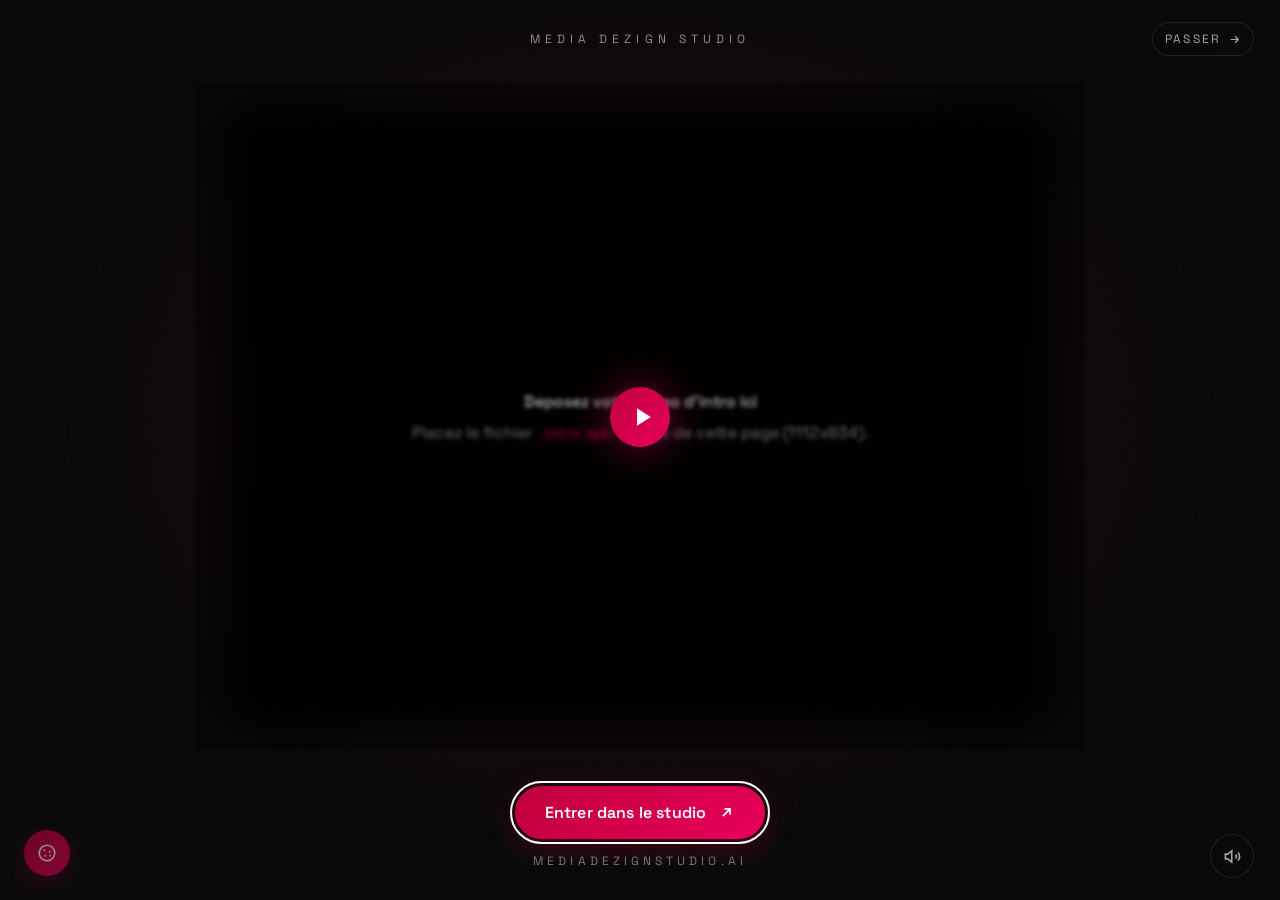
<file: intro.html>
<!DOCTYPE html>
<html lang="fr">
<head>
<meta charset="UTF-8" />
<meta name="viewport" content="width=device-width, initial-scale=1.0" />
<title>Media Dezign Studio — Intro</title>
<meta name="description" content="Studio créatif IA — images, vidéos, design & web." />
<link rel="icon" type="image/jpeg" href="[data-uri]" />
<link rel="preconnect" href="https://fonts.googleapis.com" />
<link rel="preconnect" href="https://fonts.gstatic.com" crossorigin />
<link href="https://fonts.googleapis.com/css2?family=Space+Grotesk:wght@400;500;600;700&display=swap" rel="stylesheet" />

<!-- ============ RGPD — Gestion des cookies (tarteaucitron.js) ============ -->
<script src="js/tarteaucitron/tarteaucitron.js"></script>
<script>
tarteaucitron.init({
    "privacyUrl": "politique-confidentialite.html",
    "hashtag": "#cookies",
    "cookieName": "mds_cookies",
    "orientation": "bottom",
    "showAlertSmall": false,
    "cookieslist": true,
    "showIcon": true,
    "iconPosition": "BottomLeft",
    "DenyAllCta": true,
    "AcceptAllCta": true,
    "highPrivacy": true,
    "handleBrowserDNTRequest": false,
    "removeCredit": true,
    "useExternalCss": false,
    "readmoreLink": "politique-confidentialite.html",
    "mandatory": true,
    "iconSrc": "data:image/svg+xml,<svg xmlns='http://www.w3.org/2000/svg' viewBox='0 0 24 24' fill='none' stroke='%23ffffff' stroke-width='1.8' stroke-linecap='round' stroke-linejoin='round'><circle cx='12' cy='12' r='8.5'/><circle cx='9' cy='9' r='1' fill='%23ffffff' stroke='none'/><circle cx='15' cy='10.5' r='1' fill='%23ffffff' stroke='none'/><circle cx='10' cy='15' r='1' fill='%23ffffff' stroke='none'/><circle cx='15.5' cy='15' r='1' fill='%23ffffff' stroke='none'/></svg>"
});
/* Aucun service tiers actif pour le moment (aucun traceur détecté sur le site).
   Pour activer Google Analytics 4 plus tard, décommenter et renseigner l'ID :
   tarteaucitron.user.gtagUa = 'G-XXXXXXXXXX';
   (tarteaucitron.job = tarteaucitron.job || []).push('gtag');
*/
</script>
<link rel="stylesheet" href="css/tarteaucitron-override.css">
<!-- ============ /RGPD ============ -->
<style>
  :root{
    --bg:#050505;
    --white:#FFFFFF;
    --grey:#A7A7A7;
    --crimson:#C0003C;
    --magenta:#E8005A;
    --grad:linear-gradient(135deg,#C0003C 0%,#E8005A 100%);
    --font:"Space Grotesk",system-ui,-apple-system,"Segoe UI",Roboto,Helvetica,Arial,sans-serif;
    --vw:1112;
    --vh:834;
  }

  *{box-sizing:border-box;margin:0;padding:0}
  html,body{height:100%;background:#000}

  body{
    background:var(--bg);
    color:var(--white);
    font-family:var(--font);
    min-height:100svh;
    display:flex;
    align-items:center;
    justify-content:center;
    overflow:hidden;
    position:relative;
    -webkit-font-smoothing:antialiased;
    text-rendering:optimizeLegibility;
  }

  /* halo crimson ambiant derriere la video */
  .ambient{
    position:fixed;
    left:50%; top:46%;
    width:min(1300px,120vw);
    height:min(1000px,110vh);
    transform:translate(-50%,-50%);
    background:radial-gradient(ellipse at center,
        rgba(232,0,90,.18) 0%, rgba(192,0,60,.09) 32%, rgba(192,0,60,0) 62%);
    filter:blur(20px);
    pointer-events:none; z-index:0; opacity:0;
    animation:halo-in 1.4s ease .15s forwards;
  }
  @keyframes halo-in{to{opacity:1}}

  /* grain fin */
  .grain{
    position:fixed; inset:0; z-index:1; pointer-events:none;
    opacity:.05; mix-blend-mode:screen;
    background-image:url("data:image/svg+xml,%3Csvg xmlns='http://www.w3.org/2000/svg' width='120' height='120'%3E%3Cfilter id='n'%3E%3CfeTurbulence type='fractalNoise' baseFrequency='0.9' numOctaves='2'/%3E%3C/filter%3E%3Crect width='100%25' height='100%25' filter='url(%23n)'/%3E%3C/svg%3E");
  }

  .stage{
    position:relative; z-index:2;
    display:flex; flex-direction:column; align-items:center;
    gap:clamp(22px,4vh,46px); padding:24px; width:100%;
  }

  .eyebrow{
    font-size:clamp(10px,1.1vw,12px);
    letter-spacing:.42em; text-transform:uppercase; color:var(--grey);
    opacity:0; animation:fade-down .9s ease .35s forwards;
  }
  @keyframes fade-down{from{opacity:0;transform:translateY(-6px)}to{opacity:.85;transform:none}}

  /* ---- VIDEO + fondu de bord ---- */
  .video-wrap{
    position:relative;
    width: min(890px, 92vw, 115vh);
    aspect-ratio:var(--vw) / var(--vh);
    opacity:0; transform:scale(.985);
    animation:video-in 1.1s cubic-bezier(.2,.7,.2,1) .45s forwards;
  }
  @keyframes video-in{to{opacity:1;transform:none}}

  .intro-video{
    width:100%; height:100%; display:block;
    object-fit:cover; background:#000;
    /* fondu doux des 4 bords : la video se diffuse dans le noir */
    -webkit-mask:
      linear-gradient(to right, transparent 0, #000 8%, #000 92%, transparent 100%),
      linear-gradient(to bottom, transparent 0, #000 8%, #000 92%, transparent 100%);
    -webkit-mask-composite:source-in;
            mask:
      linear-gradient(to right, transparent 0, #000 8%, #000 92%, transparent 100%),
      linear-gradient(to bottom, transparent 0, #000 8%, #000 92%, transparent 100%);
            mask-composite:intersect;
  }

  /* overlay "play" si autoplay bloque */
  .play-overlay{
    position:absolute; inset:0; z-index:3; display:none;
    align-items:center; justify-content:center; cursor:pointer;
    background:rgba(5,5,5,.35);
    -webkit-backdrop-filter:blur(2px); backdrop-filter:blur(2px);
  }
  .play-overlay.show{display:flex}
  .play-btn{
    width:60px;height:60px;border-radius:50%;
    background:var(--grad); display:flex;align-items:center;justify-content:center;
    box-shadow:0 0 40px rgba(232,0,90,.5); transition:transform .25s ease;
  }
  .play-overlay:hover .play-btn{transform:scale(1.07)}
  .play-btn svg{width:30px;height:30px;margin-left:4px;fill:#fff}

  /* message si video absente */
  .video-fallback{
    position:absolute; inset:0; z-index:2; display:none; flex-direction:column;
    align-items:center; justify-content:center; gap:10px;
    color:var(--grey); text-align:center; padding:24px;
  }
  .video-fallback.show{display:flex}
  .video-fallback strong{color:#fff;font-weight:600}
  .video-fallback code{
    color:var(--magenta);background:rgba(232,0,90,.08);
    padding:2px 8px;border-radius:6px;font-size:.9em;
  }

  /* ---- CTA (apparait a la fin de la video) ---- */
  .cta-zone{
    display:flex;flex-direction:column;align-items:center;gap:14px;
    opacity:0;transform:translateY(14px); pointer-events:none;
    transition:opacity .8s ease, transform .8s cubic-bezier(.2,.7,.2,1);
  }
  .cta-zone.reveal{opacity:1;transform:none;pointer-events:auto}

  .enter-btn{
    position:relative; display:inline-flex;align-items:center;gap:12px;
    padding:16px 30px; border:none;border-radius:999px;
    background:var(--grad); color:#fff;font-family:var(--font);
    font-size:clamp(14px,1.4vw,16px);font-weight:600;
    letter-spacing:.01em;cursor:pointer;text-decoration:none;
    box-shadow:0 8px 30px rgba(192,0,60,.35), 0 0 0 0 rgba(232,0,90,.5);
    transition:transform .22s ease, box-shadow .35s ease;
  }
  .enter-btn:hover{
    transform:translateY(-2px);
    box-shadow:0 12px 40px rgba(232,0,90,.5), 0 0 0 6px rgba(232,0,90,.10);
  }
  .enter-btn:focus-visible{outline:2px solid #fff;outline-offset:3px}
  .enter-btn svg{width:17px;height:17px;stroke:#fff;stroke-width:2.4;fill:none;transition:transform .22s ease}
  .enter-btn:hover svg{transform:translate(3px,-3px)}

  .domain{
    font-size:12px;letter-spacing:.34em;text-transform:uppercase;
    color:var(--grey);opacity:.7;
  }

  /* ---- controles discrets ---- */
  .skip{
    position:fixed;top:22px;right:26px;z-index:5;
    font-size:12px;letter-spacing:.18em;text-transform:uppercase;
    color:var(--grey);text-decoration:none;
    display:inline-flex;align-items:center;gap:7px;
    padding:8px 12px;border-radius:999px;
    border:1px solid rgba(255,255,255,.10);
    background:rgba(10,10,10,.4);
    -webkit-backdrop-filter:blur(6px);backdrop-filter:blur(6px);
    transition:color .2s ease,border-color .2s ease,background .2s ease;
  }
  .skip:hover{color:#fff;border-color:rgba(232,0,90,.5);background:rgba(232,0,90,.10)}
  .skip:focus-visible{outline:2px solid #fff;outline-offset:2px}
  .skip svg{width:13px;height:13px;stroke:currentColor;stroke-width:2.2;fill:none}

  .sound{
    position:fixed;bottom:22px;right:26px;z-index:5;
    width:44px;height:44px;border-radius:50%;
    display:flex;align-items:center;justify-content:center;
    border:1px solid rgba(255,255,255,.10);
    background:rgba(10,10,10,.4);
    -webkit-backdrop-filter:blur(6px);backdrop-filter:blur(6px);
    color:var(--grey);cursor:pointer;
    transition:color .2s ease,border-color .2s ease,background .2s ease,transform .2s ease;
  }
  .sound:hover{color:#fff;border-color:rgba(232,0,90,.5);transform:scale(1.06)}
  .sound:focus-visible{outline:2px solid #fff;outline-offset:2px}
  .sound svg{width:19px;height:19px;stroke:currentColor;stroke-width:2;fill:none}

  @media (max-width:560px){
    .skip{top:16px;right:14px}
    .sound{bottom:16px;right:14px;width:40px;height:40px}
  }

  @media (prefers-reduced-motion:reduce){
    .ambient,.eyebrow,.video-wrap{animation:none !important;opacity:1 !important;transform:none !important}
    .cta-zone{transition:none}
    .enter-btn,.enter-btn svg{transition:none}
  }
</style>
</head>
<body>
  <div class="ambient" aria-hidden="true"></div>
  <div class="grain" aria-hidden="true"></div>

  <a class="skip" id="skip" href="#" aria-label="Passer l'intro et entrer sur le site">
    Passer
    <svg viewBox="0 0 24 24" aria-hidden="true"><path d="M5 12h14M13 6l6 6-6 6"/></svg>
  </a>

  <main class="stage">
    <p class="eyebrow">Media Dezign Studio</p>

    <div class="video-wrap">
      <video class="intro-video" id="video" autoplay playsinline preload="auto">
        <source id="vsrc" src="intro.mp4" type="video/mp4" />
      </video>

      <div class="play-overlay" id="playOverlay" role="button" tabindex="0" aria-label="Lancer la video">
        <span class="play-btn"><svg viewBox="0 0 24 24"><path d="M8 5v14l11-7z"/></svg></span>
      </div>

      <div class="video-fallback" id="fallback">
        <strong>Deposez votre video d'intro ici</strong>
        <span>Placez le fichier <code>intro.mp4</code> a cote de cette page (1112x834).</span>
      </div>
    </div>

    <div class="cta-zone" id="ctaZone">
      <a class="enter-btn" id="enterBtn" href="index.html">
        Entrer dans le studio
        <svg viewBox="0 0 24 24" aria-hidden="true"><path d="M7 17L17 7M9 7h8v8"/></svg>
      </a>
      <span class="domain">mediadezignstudio.ai</span>
    </div>
  </main>

  <button class="sound" id="soundBtn" aria-label="Activer le son" aria-pressed="false">
    <svg id="soundIcon" viewBox="0 0 24 24"><path d="M11 5L6 9H3v6h3l5 4V5z"/><path d="M22 9l-6 6M16 9l6 6"/></svg>
  </button>

<script>
(function(){
  "use strict";

  /* ===================== CONFIG ===================== */
  var VIDEO_SRC = "intro.mp4";      // fichier video, a cote de cette page (MP4 H.264, 1112x834)
  var SITE_URL  = "index.html";     // destination du bouton
  var FALLBACK_SECONDS = 18;        // si "ended" ne se declenche pas, on revele le CTA apres ce delai
  /* ================================================== */

  var video      = document.getElementById("video");
  var source     = document.getElementById("vsrc");
  var ctaZone    = document.getElementById("ctaZone");
  var enterBtn   = document.getElementById("enterBtn");
  var skip       = document.getElementById("skip");
  var playOverlay= document.getElementById("playOverlay");
  var fallback   = document.getElementById("fallback");
  var soundBtn   = document.getElementById("soundBtn");
  var soundIcon  = document.getElementById("soundIcon");

  var reduce = window.matchMedia && window.matchMedia("(prefers-reduced-motion:reduce)").matches;

  // config
  source.src = VIDEO_SRC;
  // "Entrer" = clic utilisateur -> on transmet l'intention de son a l'index
  enterBtn.href = SITE_URL + (SITE_URL.indexOf("?") === -1 ? "?" : "&") + "sound=1";
  skip.href = SITE_URL;             // "Passer" : pas de son impose
  video.load();

  /* ---------- revelation du CTA ---------- */
  var revealed = false;
  function revealCTA(){
    if(revealed) return;
    revealed = true;
    ctaZone.classList.add("reveal");
    try{ enterBtn.focus({preventScroll:true}); }catch(e){}
  }
  video.addEventListener("ended", revealCTA);

  // filet de securite : duree connue -> timer, sinon delai fixe
  var safetyTimer = null;
  function armSafety(seconds){
    if(safetyTimer) clearTimeout(safetyTimer);
    safetyTimer = setTimeout(revealCTA, seconds*1000);
  }
  function tryArmFromDuration(){
    var d = video.duration;
    armSafety((isFinite(d) && d>0) ? d + 0.6 : FALLBACK_SECONDS);
  }
  if(isFinite(video.duration) && video.duration>0) tryArmFromDuration();
  video.addEventListener("loadedmetadata", tryArmFromDuration);
  armSafety(FALLBACK_SECONDS); // au cas ou loadedmetadata n'arrive jamais

  // video introuvable -> aide + CTA debloque
  var srcEl = video.querySelector("source");
  function onVideoError(){ fallback.classList.add("show"); revealCTA(); }
  video.addEventListener("error", onVideoError);
  if(srcEl) srcEl.addEventListener("error", onVideoError);

  /* ---------- lecture (muet, requis pour l'autoplay) ---------- */
  // IMPORTANT : ne jamais toucher currentTime -> le remettre a 0 a chaque
  // tentative rembobine la video en boucle et elle parait figee.
  var started = false;
  function tryPlay(){
    if(started) return;
    video.muted = false; video.defaultMuted = false; video.playsInline = true;
    var p = video.play();
    if(p && typeof p.then === "function"){
      p.then(function(){ started = true; }).catch(function(){ playOverlay.classList.add("show"); });
    } else {
      started = true;
    }
  }
  tryPlay();
  ["loadeddata","canplay"].forEach(function(ev){
    video.addEventListener(ev, function(){ if(!started) tryPlay(); });
  });
  window.addEventListener("pageshow", function(){ if(!started) tryPlay(); });
  document.addEventListener("visibilitychange", function(){
    if(!document.hidden && video.paused && !started) tryPlay();
  });

  // clic sur l'overlay -> lecture manuelle
  function manualPlay(){ playOverlay.classList.remove("show"); tryPlay(); }
  playOverlay.addEventListener("click", manualPlay);
  playOverlay.addEventListener("keydown", function(e){
    if(e.key==="Enter"||e.key===" "){ e.preventDefault(); manualPlay(); }
  });

  /* ---------- toggle son ---------- */
  var ICON_ON  = '<path d="M11 5L6 9H3v6h3l5 4V5z"/><path d="M16 9.5a4 4 0 010 5"/><path d="M19 7a8 8 0 010 10"/>';
  var ICON_OFF = '<path d="M11 5L6 9H3v6h3l5 4V5z"/><path d="M22 9l-6 6M16 9l6 6"/>';
  soundIcon.innerHTML = ICON_ON; // son activé au depart
  soundBtn.addEventListener("click", function(){
    video.muted = !video.muted;
    var on = !video.muted;
    soundBtn.setAttribute("aria-pressed", String(on));
    soundBtn.setAttribute("aria-label", on ? "Couper le son" : "Activer le son");
    soundIcon.innerHTML = on ? ICON_ON : ICON_OFF;
    if(on && video.paused){ var pp = video.play(); if(pp && pp.catch) pp.catch(function(){}); }
  });

  /* ---------- reduced-motion : CTA tout de suite ---------- */
  if(reduce){ revealCTA(); }
})();
</script>
</body>
</html>
</file>
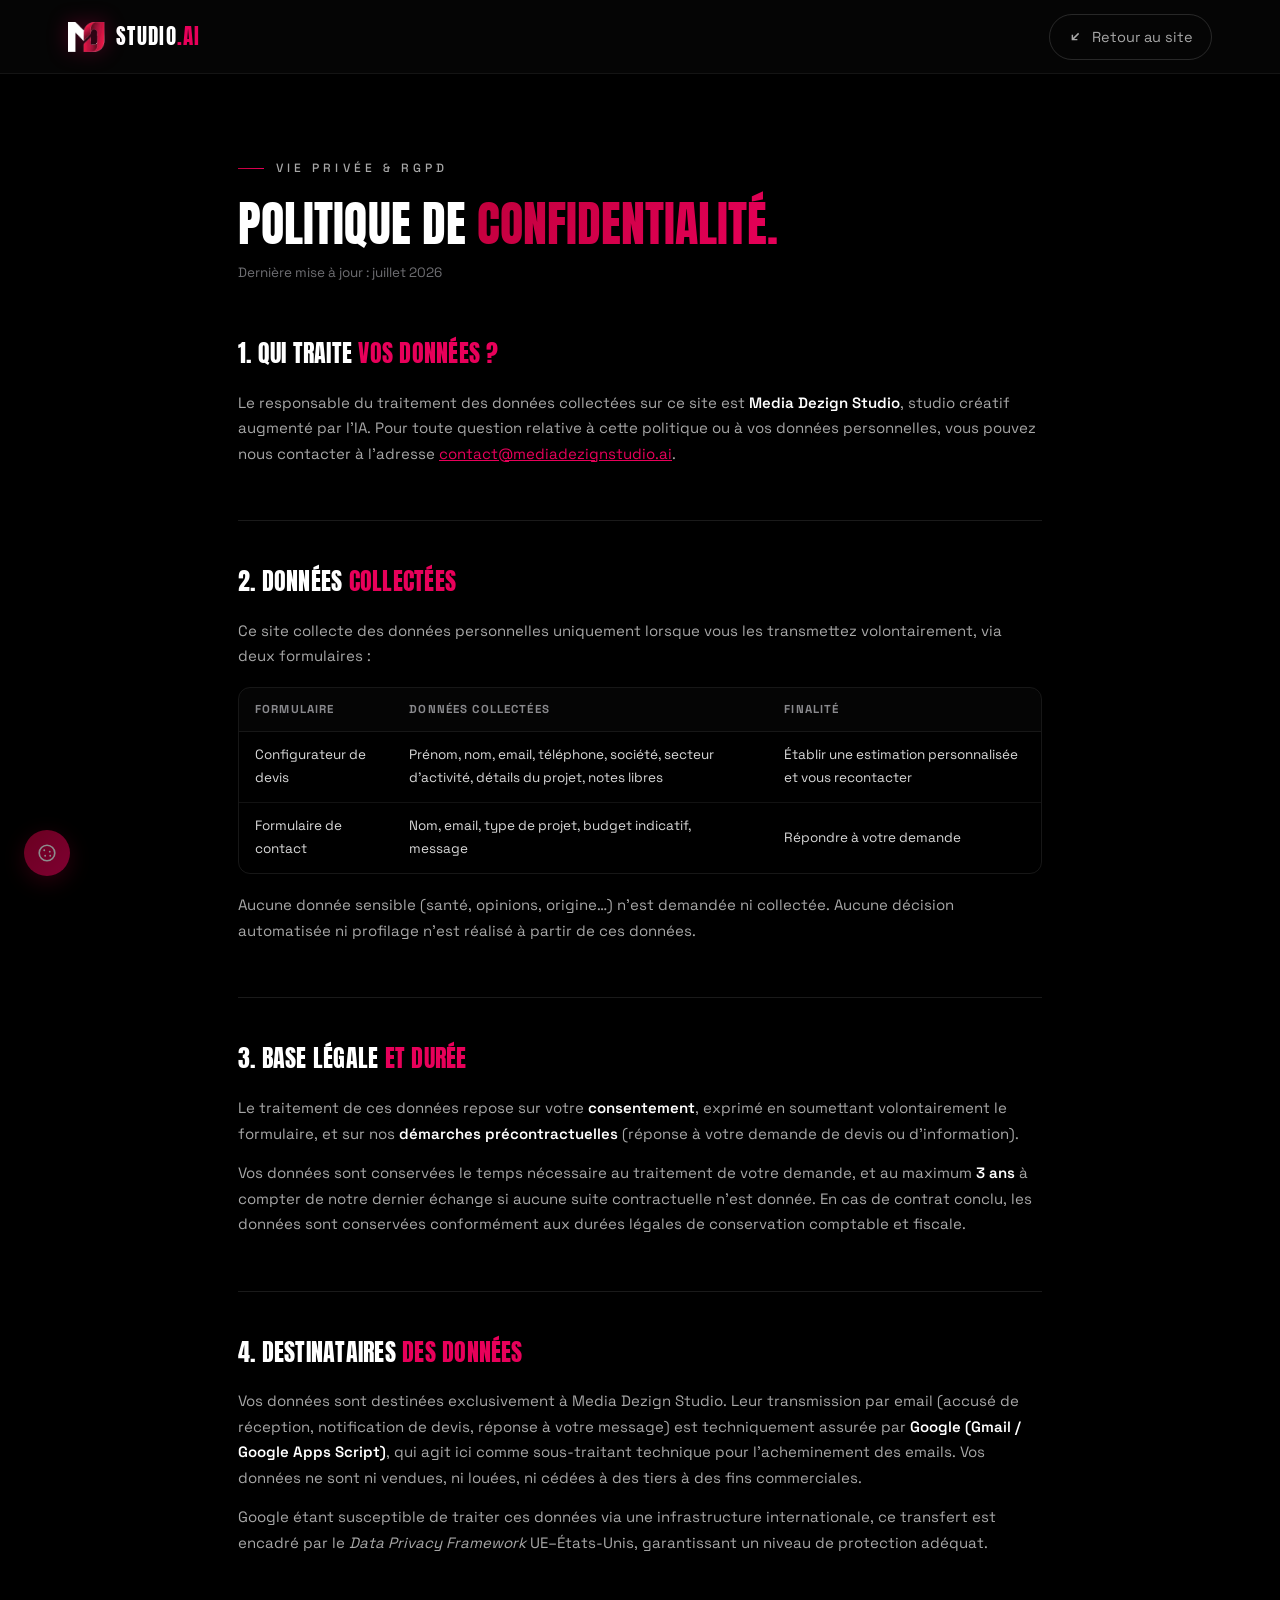
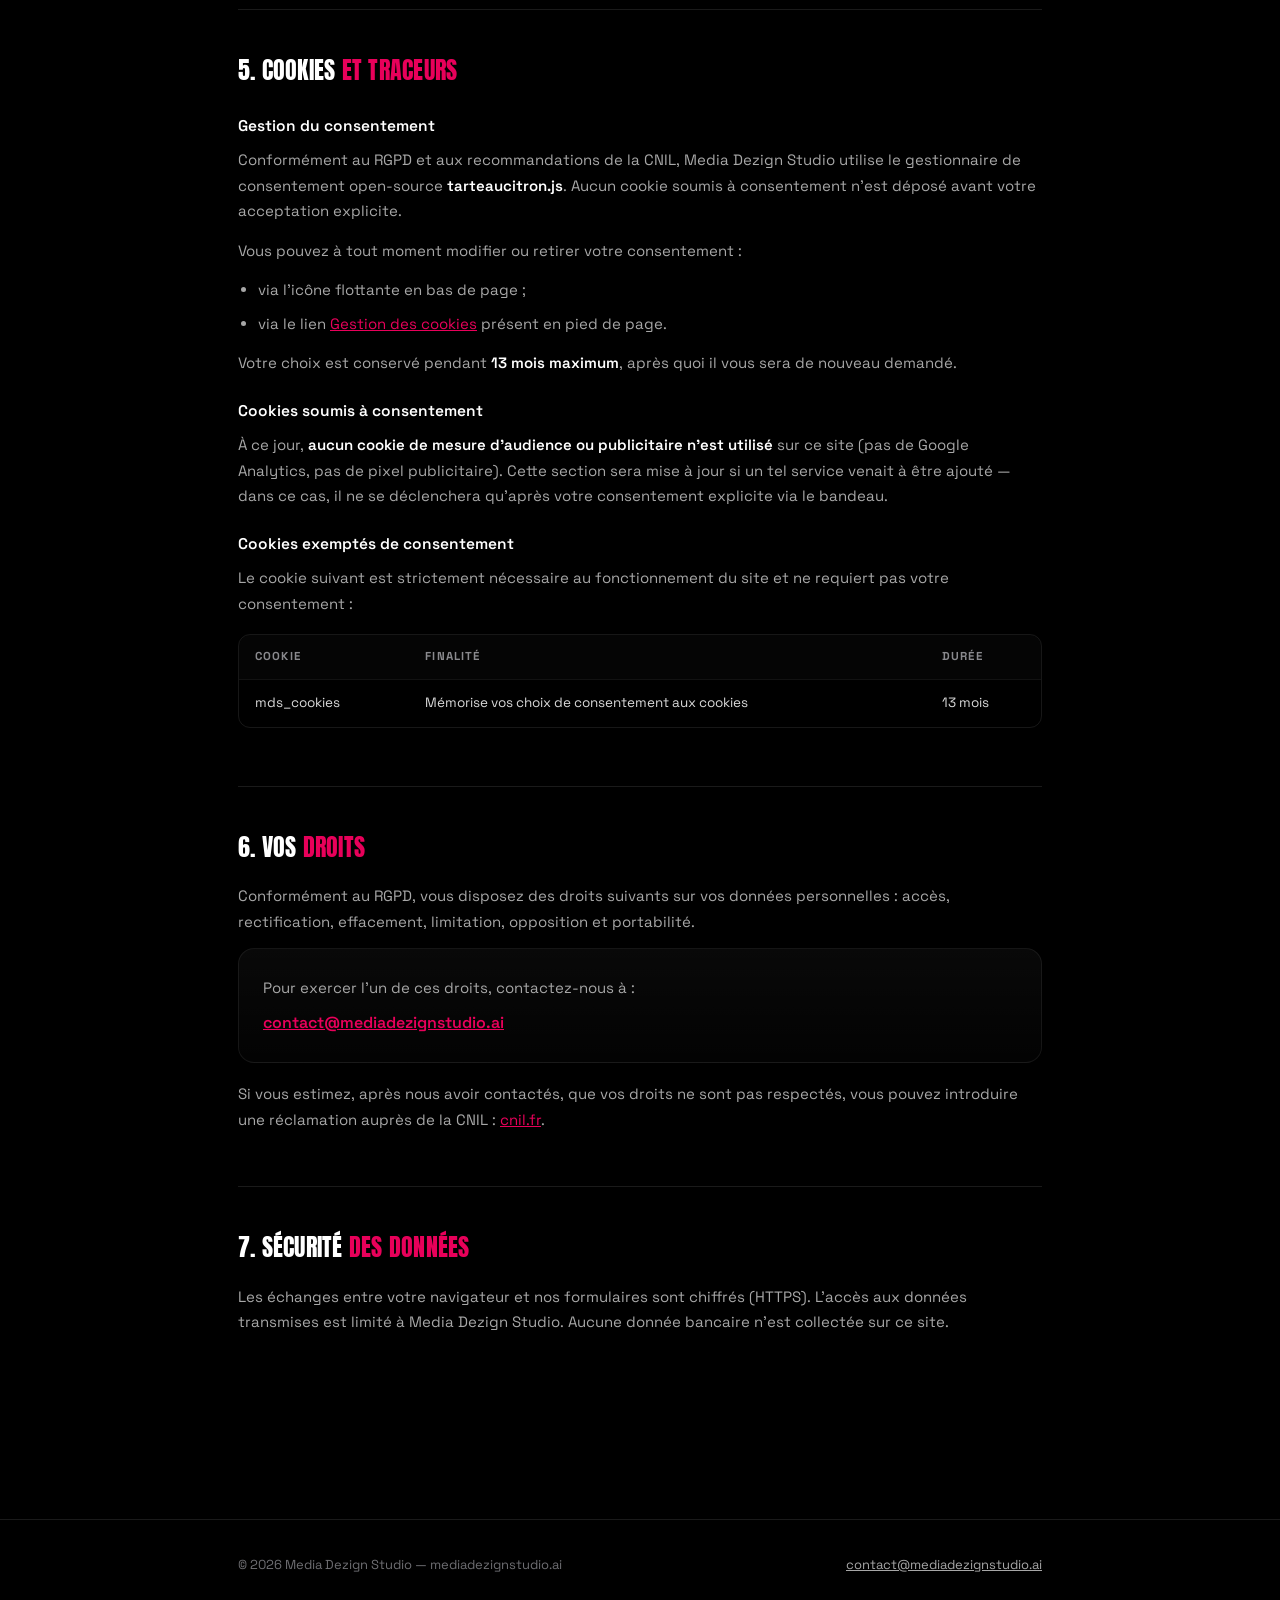
<file: politique-confidentialite.html>
<!DOCTYPE html>
<html lang="fr">
<head>
<meta charset="utf-8">
<meta name="viewport" content="width=device-width, initial-scale=1">
<title>Politique de confidentialité — Media Dezign Studio</title>
<meta name="robots" content="noindex, follow">
<link rel="preconnect" href="https://fonts.googleapis.com">
<link rel="preconnect" href="https://fonts.gstatic.com" crossorigin>
<link href="https://fonts.googleapis.com/css2?family=Anton&family=Space+Grotesk:wght@400;500;600;700&display=swap" rel="stylesheet">

<!-- ============ RGPD — Gestion des cookies (tarteaucitron.js) ============ -->
<script src="js/tarteaucitron/tarteaucitron.js"></script>
<script>
tarteaucitron.init({
    "privacyUrl": "politique-confidentialite.html",
    "hashtag": "#cookies",
    "cookieName": "mds_cookies",
    "orientation": "bottom",
    "showAlertSmall": false,
    "cookieslist": true,
    "showIcon": true,
    "iconPosition": "BottomLeft",
    "DenyAllCta": true,
    "AcceptAllCta": true,
    "highPrivacy": true,
    "handleBrowserDNTRequest": false,
    "removeCredit": true,
    "useExternalCss": false,
    "readmoreLink": "politique-confidentialite.html",
    "mandatory": true,
    "iconSrc": "data:image/svg+xml,<svg xmlns='http://www.w3.org/2000/svg' viewBox='0 0 24 24' fill='none' stroke='%23ffffff' stroke-width='1.8' stroke-linecap='round' stroke-linejoin='round'><circle cx='12' cy='12' r='8.5'/><circle cx='9' cy='9' r='1' fill='%23ffffff' stroke='none'/><circle cx='15' cy='10.5' r='1' fill='%23ffffff' stroke='none'/><circle cx='10' cy='15' r='1' fill='%23ffffff' stroke='none'/><circle cx='15.5' cy='15' r='1' fill='%23ffffff' stroke='none'/></svg>"
});
/* Aucun service tiers actif pour le moment (aucun traceur détecté sur le site).
   Pour activer Google Analytics 4 plus tard, décommenter et renseigner l'ID :
   tarteaucitron.user.gtagUa = 'G-XXXXXXXXXX';
   (tarteaucitron.job = tarteaucitron.job || []).push('gtag');
*/
</script>
<link rel="stylesheet" href="css/tarteaucitron-override.css">
<!-- ============ /RGPD ============ -->

<style>
*{box-sizing:border-box;margin:0;padding:0}
html{background:#000}
body{background:#000;color:#fff;font-family:'Space Grotesk',system-ui,sans-serif;line-height:1.7;-webkit-font-smoothing:antialiased;overflow-x:hidden}
a{color:inherit}
::selection{background:rgba(232,0,90,.35)}
::-webkit-scrollbar{width:10px}
::-webkit-scrollbar-track{background:#070707}
::-webkit-scrollbar-thumb{background:#1c1c1f;border-radius:6px}

.wrap{width:100%;max-width:860px;margin:0 auto;padding:0 28px}
.grad-txt{background:linear-gradient(135deg,#C0003C,#E8005A);-webkit-background-clip:text;background-clip:text;-webkit-text-fill-color:transparent;color:transparent}

header{position:fixed;top:0;left:0;right:0;z-index:50;height:74px;background:rgba(7,7,8,.72);border-bottom:1px solid rgba(255,255,255,.06);backdrop-filter:blur(14px);-webkit-backdrop-filter:blur(14px)}
.hdr-inner{max-width:1200px;margin:0 auto;padding:0 28px;height:74px;display:flex;align-items:center;justify-content:space-between}
.hdr-logo{display:flex;align-items:center;gap:11px;text-decoration:none}
.hdr-logo img{height:30px;width:auto;filter:drop-shadow(0 0 10px rgba(232,0,90,.35))}
.hdr-logo span{font-family:'Anton',sans-serif;font-size:21px;letter-spacing:.06em;text-transform:uppercase}
.hdr-back{display:inline-flex;align-items:center;gap:9px;font-size:14.5px;color:#A7A7A7;padding:10px 18px;border:1px solid rgba(255,255,255,.14);border-radius:999px;text-decoration:none;transition:color .2s,border-color .2s,background .3s}
.hdr-back:hover{color:#fff;border-color:rgba(232,0,90,.6);background:rgba(232,0,90,.08)}

main{padding:150px 0 90px}
.label-kicker{display:inline-flex;align-items:center;gap:12px;font-size:12px;letter-spacing:.34em;text-transform:uppercase;color:#A7A7A7;font-weight:500;margin-bottom:18px}
.label-kicker::before{content:"";width:26px;height:1px;background:linear-gradient(135deg,#C0003C,#E8005A);display:inline-block}
h1{font-family:'Anton',sans-serif;font-weight:400;text-transform:uppercase;font-size:clamp(30px,4.5vw,48px);line-height:1.15;margin-bottom:10px}
.updated{color:#6E6E72;font-size:13.5px;margin-bottom:48px}

.block{margin-bottom:40px;padding-bottom:40px;border-bottom:1px solid #1A1A1A}
.block:last-of-type{border-bottom:none}
h2{font-family:'Anton',sans-serif;font-weight:400;text-transform:uppercase;font-size:clamp(19px,2.4vw,24px);letter-spacing:.01em;color:#fff;margin-bottom:16px}
h2 span{color:#E8005A}
h3{font-size:15.5px;font-weight:600;color:#fff;margin:22px 0 8px}
p{color:#A7A7A7;font-size:15px;margin-bottom:14px}
ul{padding-left:20px;list-style:disc;color:#A7A7A7;font-size:15px;margin-bottom:14px}
li{margin-bottom:8px}
strong{color:#fff;font-weight:600}
a.link{color:#E8005A;text-decoration:underline}
a.link:hover{color:#fff}

.table-wrap{overflow-x:auto;margin:18px 0;border:1px solid rgba(255,255,255,.09);border-radius:12px}
table{width:100%;border-collapse:collapse;font-size:13.5px;min-width:520px}
th,td{text-align:left;padding:12px 16px;border-bottom:1px solid rgba(255,255,255,.07)}
th{color:#8a8a8e;font-size:11.5px;letter-spacing:.1em;text-transform:uppercase;background:rgba(255,255,255,.02)}
td{color:#d9d9d9}
tr:last-child td{border-bottom:none}

.contact-box{background:linear-gradient(180deg,rgba(255,255,255,.035),rgba(255,255,255,.012));border:1px solid rgba(255,255,255,.07);border-radius:16px;padding:26px 24px;margin-top:8px}
.contact-box a{color:#E8005A;font-weight:600}

footer{border-top:1px solid #1A1A1A;padding:34px 0}
footer .f-in{display:flex;flex-wrap:wrap;justify-content:space-between;gap:16px;align-items:center;color:#6E6E72;font-size:13px}
</style>
</head>
<body>

<header>
  <div class="hdr-inner">
    <a href="index.html" class="hdr-logo" aria-label="Media Dezign Studio — accueil">
      <img src="assets/logo-md-white.webp" alt="Media Dezign Studio">
      <span>Studio<span style="color:#E8005A">.AI</span></span>
    </a>
    <a href="index.html" class="hdr-back">
      <svg viewBox="0 0 24 24" style="width:15px;height:15px;stroke:currentColor;stroke-width:2.3;fill:none"><path d="M17 7L7 17M15 17H7V9"/></svg>
      Retour au site
    </a>
  </div>
</header>

<main>
<div class="wrap">
  <span class="label-kicker">Vie privée &amp; RGPD</span>
  <h1>Politique de <span class="grad-txt">confidentialité.</span></h1>
  <p class="updated">Dernière mise à jour : juillet 2026</p>

  <div class="block">
    <h2>1. Qui traite <span>vos données ?</span></h2>
    <p>Le responsable du traitement des données collectées sur ce site est <strong>Media Dezign Studio</strong>, studio créatif augmenté par l'IA. Pour toute question relative à cette politique ou à vos données personnelles, vous pouvez nous contacter à l'adresse <a class="link" href="mailto:contact@mediadezignstudio.ai">contact@mediadezignstudio.ai</a>.</p>
  </div>

  <div class="block">
    <h2>2. Données <span>collectées</span></h2>
    <p>Ce site collecte des données personnelles uniquement lorsque vous les transmettez volontairement, via deux formulaires :</p>
    <div class="table-wrap">
      <table>
        <tr><th>Formulaire</th><th>Données collectées</th><th>Finalité</th></tr>
        <tr><td>Configurateur de devis</td><td>Prénom, nom, email, téléphone, société, secteur d'activité, détails du projet, notes libres</td><td>Établir une estimation personnalisée et vous recontacter</td></tr>
        <tr><td>Formulaire de contact</td><td>Nom, email, type de projet, budget indicatif, message</td><td>Répondre à votre demande</td></tr>
      </table>
    </div>
    <p>Aucune donnée sensible (santé, opinions, origine…) n'est demandée ni collectée. Aucune décision automatisée ni profilage n'est réalisé à partir de ces données.</p>
  </div>

  <div class="block">
    <h2>3. Base légale <span>et durée</span></h2>
    <p>Le traitement de ces données repose sur votre <strong>consentement</strong>, exprimé en soumettant volontairement le formulaire, et sur nos <strong>démarches précontractuelles</strong> (réponse à votre demande de devis ou d'information).</p>
    <p>Vos données sont conservées le temps nécessaire au traitement de votre demande, et au maximum <strong>3 ans</strong> à compter de notre dernier échange si aucune suite contractuelle n'est donnée. En cas de contrat conclu, les données sont conservées conformément aux durées légales de conservation comptable et fiscale.</p>
  </div>

  <div class="block">
    <h2>4. Destinataires <span>des données</span></h2>
    <p>Vos données sont destinées exclusivement à Media Dezign Studio. Leur transmission par email (accusé de réception, notification de devis, réponse à votre message) est techniquement assurée par <strong>Google (Gmail / Google Apps Script)</strong>, qui agit ici comme sous-traitant technique pour l'acheminement des emails. Vos données ne sont ni vendues, ni louées, ni cédées à des tiers à des fins commerciales.</p>
    <p>Google étant susceptible de traiter ces données via une infrastructure internationale, ce transfert est encadré par le <em>Data Privacy Framework</em> UE–États-Unis, garantissant un niveau de protection adéquat.</p>
  </div>

  <div class="block">
    <h2>5. Cookies <span>et traceurs</span></h2>
    <h3>Gestion du consentement</h3>
    <p>Conformément au RGPD et aux recommandations de la CNIL, Media Dezign Studio utilise le gestionnaire de consentement open-source <strong>tarteaucitron.js</strong>. Aucun cookie soumis à consentement n'est déposé avant votre acceptation explicite.</p>
    <p>Vous pouvez à tout moment modifier ou retirer votre consentement :</p>
    <ul>
      <li>via l'icône flottante en bas de page ;</li>
      <li>via le lien <a class="link" href="#cookies">Gestion des cookies</a> présent en pied de page.</li>
    </ul>
    <p>Votre choix est conservé pendant <strong>13 mois maximum</strong>, après quoi il vous sera de nouveau demandé.</p>

    <h3>Cookies soumis à consentement</h3>
    <p>À ce jour, <strong>aucun cookie de mesure d'audience ou publicitaire n'est utilisé</strong> sur ce site (pas de Google Analytics, pas de pixel publicitaire). Cette section sera mise à jour si un tel service venait à être ajouté — dans ce cas, il ne se déclenchera qu'après votre consentement explicite via le bandeau.</p>

    <h3>Cookies exemptés de consentement</h3>
    <p>Le cookie suivant est strictement nécessaire au fonctionnement du site et ne requiert pas votre consentement :</p>
    <div class="table-wrap">
      <table>
        <tr><th>Cookie</th><th>Finalité</th><th>Durée</th></tr>
        <tr><td>mds_cookies</td><td>Mémorise vos choix de consentement aux cookies</td><td>13 mois</td></tr>
      </table>
    </div>
  </div>

  <div class="block">
    <h2>6. Vos <span>droits</span></h2>
    <p>Conformément au RGPD, vous disposez des droits suivants sur vos données personnelles : accès, rectification, effacement, limitation, opposition et portabilité.</p>
    <div class="contact-box">
      <p style="margin-bottom:8px">Pour exercer l'un de ces droits, contactez-nous à :</p>
      <a href="mailto:contact@mediadezignstudio.ai">contact@mediadezignstudio.ai</a>
    </div>
    <p style="margin-top:18px">Si vous estimez, après nous avoir contactés, que vos droits ne sont pas respectés, vous pouvez introduire une réclamation auprès de la CNIL : <a class="link" href="https://www.cnil.fr" target="_blank" rel="noopener">cnil.fr</a>.</p>
  </div>

  <div class="block">
    <h2>7. Sécurité <span>des données</span></h2>
    <p>Les échanges entre votre navigateur et nos formulaires sont chiffrés (HTTPS). L'accès aux données transmises est limité à Media Dezign Studio. Aucune donnée bancaire n'est collectée sur ce site.</p>
  </div>
</div>
</main>

<footer>
  <div class="wrap f-in">
    <span>© <span id="year"></span> Media Dezign Studio — mediadezignstudio.ai</span>
    <a href="mailto:contact@mediadezignstudio.ai" style="color:#A7A7A7">contact@mediadezignstudio.ai</a>
  </div>
</footer>

<script>document.getElementById('year').textContent = new Date().getFullYear();</script>
</body>
</html>
</file>
<file: css/tarteaucitron-override.css>
/* ============================================================
   TARTEAUCITRON — OVERRIDE CHARTE MEDIA DEZIGN STUDIO
   Chargé après tarteaucitron.js ; surcharge le CSS natif (useExternalCss:false).
   Charte : fond noir #050505/#0A0A0A, texte blanc, accent dégradé
   #C0003C → #E8005A, titres 'Anton', texte 'Space Grotesk', boutons pill 999px.
   ============================================================ */

:root {
    --tac-bg: #0d0d0f;
    --tac-bg-solid: #0A0A0A;
    --tac-text: #ffffff;
    --tac-text-muted: #A7A7A7;
    --tac-border: rgba(255, 255, 255, .10);
    --tac-primary: #E8005A;
    --tac-primary2: #C0003C;
    --tac-grad: linear-gradient(135deg, #C0003C, #E8005A);
    --tac-radius-btn: 999px;
    --tac-radius-card: 16px;
    --tac-font: 'Space Grotesk', system-ui, sans-serif;
    --tac-font-title: 'Anton', sans-serif;
}

#tarteaucitronRoot,
#tarteaucitronRoot * {
    font-family: var(--tac-font) !important;
    box-sizing: border-box;
}

/* z-index au-dessus de tout le site (headers fixes = 50, overlays portfolio = 106) */
#tarteaucitronRoot { position: relative; z-index: 999999 !important; }
#tarteaucitronAlertBig,
#tarteaucitronBack,
#tarteaucitron,
#tarteaucitronIcon,
#tarteaucitronPercentage,
#tarteaucitronRoot .tarteaucitronModal { z-index: 999999 !important; }

/* ---------- Bandeau principal ---------- */
#tarteaucitronRoot #tarteaucitronAlertBig {
    box-sizing: border-box !important;
    width: 100% !important;
    background: rgba(7, 7, 8, .92) !important;
    -webkit-backdrop-filter: blur(14px) !important;
    backdrop-filter: blur(14px) !important;
    color: var(--tac-text) !important;
    border-top: 1px solid rgba(232, 0, 90, .35) !important;
    box-shadow: 0 -2px 0 0 var(--tac-primary), 0 -20px 50px rgba(0, 0, 0, .5) !important;
    padding: 24px clamp(16px, 4vw, 48px) !important;
    font-size: 14px !important;
    max-width: 1200px !important;
    margin: 0 auto !important;
    left: 0 !important;
    right: 0 !important;
    border-radius: 0 !important;
}
div#tarteaucitronAlertBig:before { content: "" !important; } /* retire l'emoji 🍪 par défaut */

#tarteaucitronDisclaimerAlert { color: var(--tac-text-muted) !important; line-height: 1.7 !important; font-size: 14px !important; }
#tarteaucitronDisclaimerAlert a { color: var(--tac-primary) !important; text-decoration: underline !important; }
#tarteaucitronDisclaimerAlert strong,
#tarteaucitronDisclaimerAlert b { color: var(--tac-text) !important; }

/* ---------- Boutons du bandeau : Accepter / Refuser (même poids — CNIL) ---------- */
#tarteaucitronRoot #tarteaucitronPersonalize2,
#tarteaucitronRoot #tarteaucitronAllDenied2 {
    display: inline-flex !important;
    align-items: center !important;
    justify-content: center !important;
    border-radius: var(--tac-radius-btn) !important;
    padding: 13px 26px !important;
    font-weight: 600 !important;
    font-size: 14px !important;
    letter-spacing: 0 !important;
    text-transform: none !important;
    cursor: pointer !important;
    transition: transform .2s, box-shadow .3s, border-color .2s, background .3s !important;
    margin: 4px !important;
    border: 1px solid transparent !important;
}
#tarteaucitronRoot #tarteaucitronPersonalize2 {
    background: var(--tac-grad) !important;
    color: #ffffff !important;
    box-shadow: 0 8px 28px rgba(192, 0, 60, .32) !important;
}
#tarteaucitronRoot #tarteaucitronPersonalize2:hover {
    transform: translateY(-2px);
    box-shadow: 0 12px 40px rgba(232, 0, 90, .5) !important;
}
#tarteaucitronRoot #tarteaucitronAllDenied2 {
    background: transparent !important;
    color: var(--tac-text) !important;
    border-color: rgba(255, 255, 255, .16) !important;
}
#tarteaucitronRoot #tarteaucitronAllDenied2:hover {
    color: var(--tac-text) !important;
    border-color: rgba(232, 0, 90, .6) !important;
    background: rgba(232, 0, 90, .08) !important;
}

/* Personnaliser : lien discret mais bien visible */
#tarteaucitronRoot #tarteaucitronCloseAlert {
    background: transparent !important;
    color: var(--tac-text-muted) !important;
    border: 1px solid transparent !important;
    border-radius: var(--tac-radius-btn) !important;
    padding: 13px 18px !important;
    font-size: 13.5px !important;
    text-decoration: underline !important;
    cursor: pointer !important;
    transition: color .2s !important;
    margin: 4px !important;
}
#tarteaucitronRoot #tarteaucitronCloseAlert:hover { color: var(--tac-primary) !important; }

/* ---------- Overlay derrière la modale ---------- */
#tarteaucitronBack { background: rgba(0, 0, 0, .78) !important; backdrop-filter: blur(4px) !important; }

/* ---------- Modale de gestion détaillée ---------- */
#tarteaucitronRoot #tarteaucitron {
    background: var(--tac-bg-solid) !important;
    color: var(--tac-text) !important;
    border: 1px solid rgba(255, 255, 255, .08) !important;
    border-radius: var(--tac-radius-card) !important;
    box-shadow: 0 24px 70px rgba(0, 0, 0, .55) !important;
    max-width: 820px !important;
    overflow: hidden !important;
}
#tarteaucitron #tarteaucitronDisclaimer,
#tarteaucitron .tarteaucitronTitle,
#tarteaucitron #tarteaucitronInfo,
#tarteaucitronServices .tarteaucitronH1,
#tarteaucitronServices .tarteaucitronH2 {
    color: var(--tac-text) !important;
    background: transparent !important;
    font-family: var(--tac-font-title) !important;
    text-transform: uppercase !important;
    letter-spacing: .01em !important;
}
/* Bouton natif d'accordéon (ex: "+ Cookies obligatoires") : reset des styles UA de <button> */
#tarteaucitron .tarteaucitronTitle button {
    background: transparent !important;
    color: var(--tac-text) !important;
    border: none !important;
    font: inherit !important;
    font-family: var(--tac-font-title) !important;
    text-transform: uppercase !important;
    text-align: left !important;
    width: 100% !important;
    cursor: pointer !important;
    padding: 0 !important;
}
#tarteaucitron .tarteaucitronPlus { border-color: var(--tac-primary) transparent transparent transparent !important; }
#tarteaucitron #tarteaucitronInfo { font-family: var(--tac-font) !important; text-transform: none !important; color: var(--tac-text-muted) !important; }
#tarteaucitronServices { box-shadow: none !important; background: transparent !important; }
#tarteaucitron .tarteaucitronLine {
    background: transparent !important;
    border-bottom: 1px solid rgba(255, 255, 255, .08) !important;
}
#tarteaucitron .tarteaucitronBorder {
    background: transparent !important;
    border-top: 1px solid rgba(255, 255, 255, .08) !important;
}

/* Bouton "Politique de confidentialité" (readmoreLink) dans le bandeau et la modale */
#tarteaucitron #tarteaucitronPrivacyUrlDialog,
#tarteaucitronRoot .tarteaucitronReadmoreOfficial,
#tarteaucitronRoot a[id*="PrivacyUrl"] {
    background: transparent !important;
    color: var(--tac-text) !important;
    border: 1px solid rgba(255, 255, 255, .16) !important;
    border-radius: var(--tac-radius-btn) !important;
    padding: 10px 22px !important;
    font-weight: 600 !important;
    font-size: 13px !important;
    transition: all .3s ease !important;
}
#tarteaucitron #tarteaucitronPrivacyUrlDialog:hover,
#tarteaucitronRoot .tarteaucitronReadmoreOfficial:hover {
    border-color: rgba(232, 0, 90, .6) !important;
    color: var(--tac-primary) !important;
    background: rgba(232, 0, 90, .08) !important;
}
#tarteaucitron .tarteaucitronName,
#tarteaucitron .tarteaucitronDetails,
#tarteaucitron .tarteaucitronServiceDescription { color: var(--tac-text-muted) !important; }
#tarteaucitron .tarteaucitronName strong { color: var(--tac-text) !important; }

/* Barre "Enregistrer" fixée en bas de la modale */
#tarteaucitron #tarteaucitronSave {
    background: rgba(10, 10, 10, .98) !important;
    border-top: 1px solid rgba(255, 255, 255, .08) !important;
    padding: 16px !important;
    text-align: center !important;
}
#tarteaucitron #tarteaucitronSaveButton {
    background: var(--tac-grad) !important;
    color: #ffffff !important;
    border: none !important;
    border-radius: var(--tac-radius-btn) !important;
    padding: 12px 34px !important;
    font-weight: 600 !important;
    font-size: 14px !important;
    opacity: 1 !important;
    cursor: pointer !important;
}
#tarteaucitron #tarteaucitronSaveButton:hover { box-shadow: 0 8px 24px rgba(192, 0, 60, .4) !important; }

#tarteaucitronClosePanel {
    background: transparent !important;
    color: var(--tac-text-muted) !important;
    border: 1px solid rgba(255, 255, 255, .16) !important;
    border-radius: var(--tac-radius-btn) !important;
}
#tarteaucitronClosePanel:hover { color: var(--tac-text) !important; border-color: rgba(232, 0, 90, .6) !important; }

/* Boutons globaux (Tout autoriser / Tout interdire) dans la modale */
#tarteaucitronRoot #tarteaucitronAllAllowed,
#tarteaucitronRoot #tarteaucitronAllDenied {
    border-radius: var(--tac-radius-btn) !important;
    font-weight: 600 !important;
    padding: 10px 22px !important;
}
#tarteaucitronRoot #tarteaucitronAllAllowed { background: var(--tac-grad) !important; color: #fff !important; }
#tarteaucitronRoot #tarteaucitronAllDenied { background: transparent !important; color: var(--tac-text) !important; border: 1px solid rgba(255, 255, 255, .16) !important; }

/* Boutons Autoriser / Interdire par service */
#tarteaucitronRoot .tarteaucitronAllow,
#tarteaucitronRoot .tarteaucitronDeny {
    border-radius: var(--tac-radius-btn) !important;
    padding: 8px 18px !important;
    font-weight: 600 !important;
    font-size: 12.5px !important;
    transition: all .3s ease !important;
    opacity: .5;
    border: 1px solid rgba(255, 255, 255, .16) !important;
    background: transparent !important;
    color: var(--tac-text) !important;
}
#tarteaucitronRoot .tarteaucitronIsAllowed .tarteaucitronAllow {
    background: var(--tac-grad) !important;
    color: #fff !important;
    border-color: transparent !important;
    opacity: 1;
}
#tarteaucitronRoot .tarteaucitronIsDenied .tarteaucitronDeny {
    background: rgba(255, 255, 255, .08) !important;
    color: var(--tac-text) !important;
    border-color: rgba(255, 255, 255, .24) !important;
    opacity: 1;
}

/* ---------- Icône flottante de réouverture ---------- */
#tarteaucitronRoot #tarteaucitronIcon {
    background: var(--tac-grad) !important;
    border-radius: 50% !important;
    width: 46px !important;
    height: 46px !important;
    bottom: 24px !important;
    left: 24px !important;
    box-shadow: 0 6px 22px rgba(192, 0, 60, .4) !important;
    opacity: .55;
    transition: all .3s ease !important;
}
#tarteaucitronRoot #tarteaucitronIcon:hover { opacity: 1; transform: scale(1.08); }
#tarteaucitronRoot #tarteaucitronIcon,
#tarteaucitronRoot #tarteaucitronManager {
    display: flex !important;
    align-items: center !important;
    justify-content: center !important;
}
#tarteaucitronRoot #tarteaucitronIcon img {
    width: 22px !important;
    height: 22px !important;
    max-width: 22px !important;
    image-rendering: auto !important;
}

/* devis.html affiche une barre d'estimation mobile fixe en bas (bottom:14px) : on
   remonte l'icône au-dessus pour éviter toute collision en dessous de 980px. */
@media (max-width: 980px) {
    #tarteaucitronRoot #tarteaucitronIcon { bottom: 88px !important; }
}

/* ---------- Placeholders des contenus bloqués (ex : YouTube) ---------- */
.tac_activate {
    background: var(--tac-bg-solid) !important;
    color: var(--tac-text) !important;
    border: 1px dashed rgba(232, 0, 90, .4) !important;
    border-radius: var(--tac-radius-card) !important;
}
.tac_activate .tac_float button {
    background: var(--tac-grad) !important;
    color: #fff !important;
    border-radius: var(--tac-radius-btn) !important;
    border: none !important;
    font-family: var(--tac-font) !important;
    font-weight: 600 !important;
}

/* ---------- Responsive ---------- */
@media (max-width: 767px) {
    #tarteaucitronRoot #tarteaucitronAlertBig { padding: 20px 18px !important; }
    #tarteaucitronRoot #tarteaucitronPersonalize2,
    #tarteaucitronRoot #tarteaucitronAllDenied2,
    #tarteaucitronRoot #tarteaucitronCloseAlert {
        display: block !important;
        width: 100% !important;
        margin: 6px 0 !important;
        text-align: center !important;
    }
    #tarteaucitronRoot #tarteaucitron { max-width: 94vw !important; }
}
</file>
